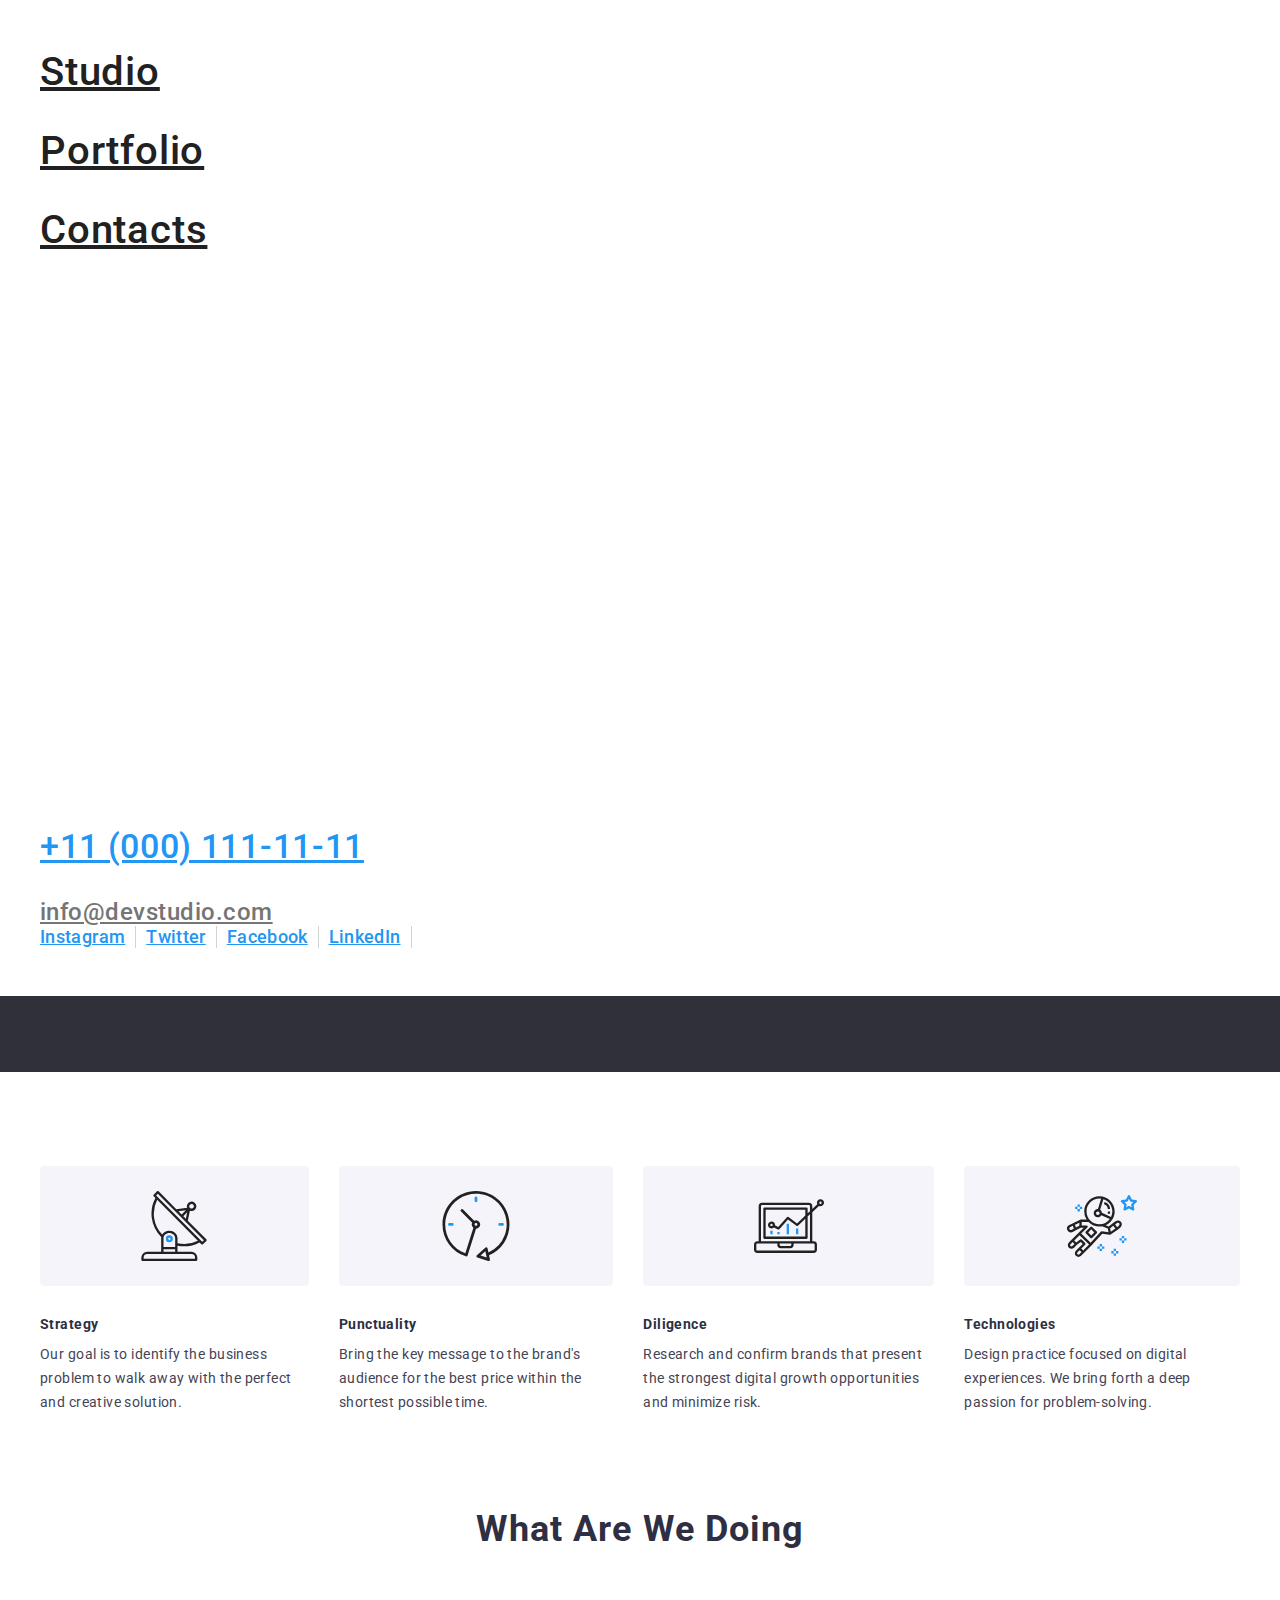
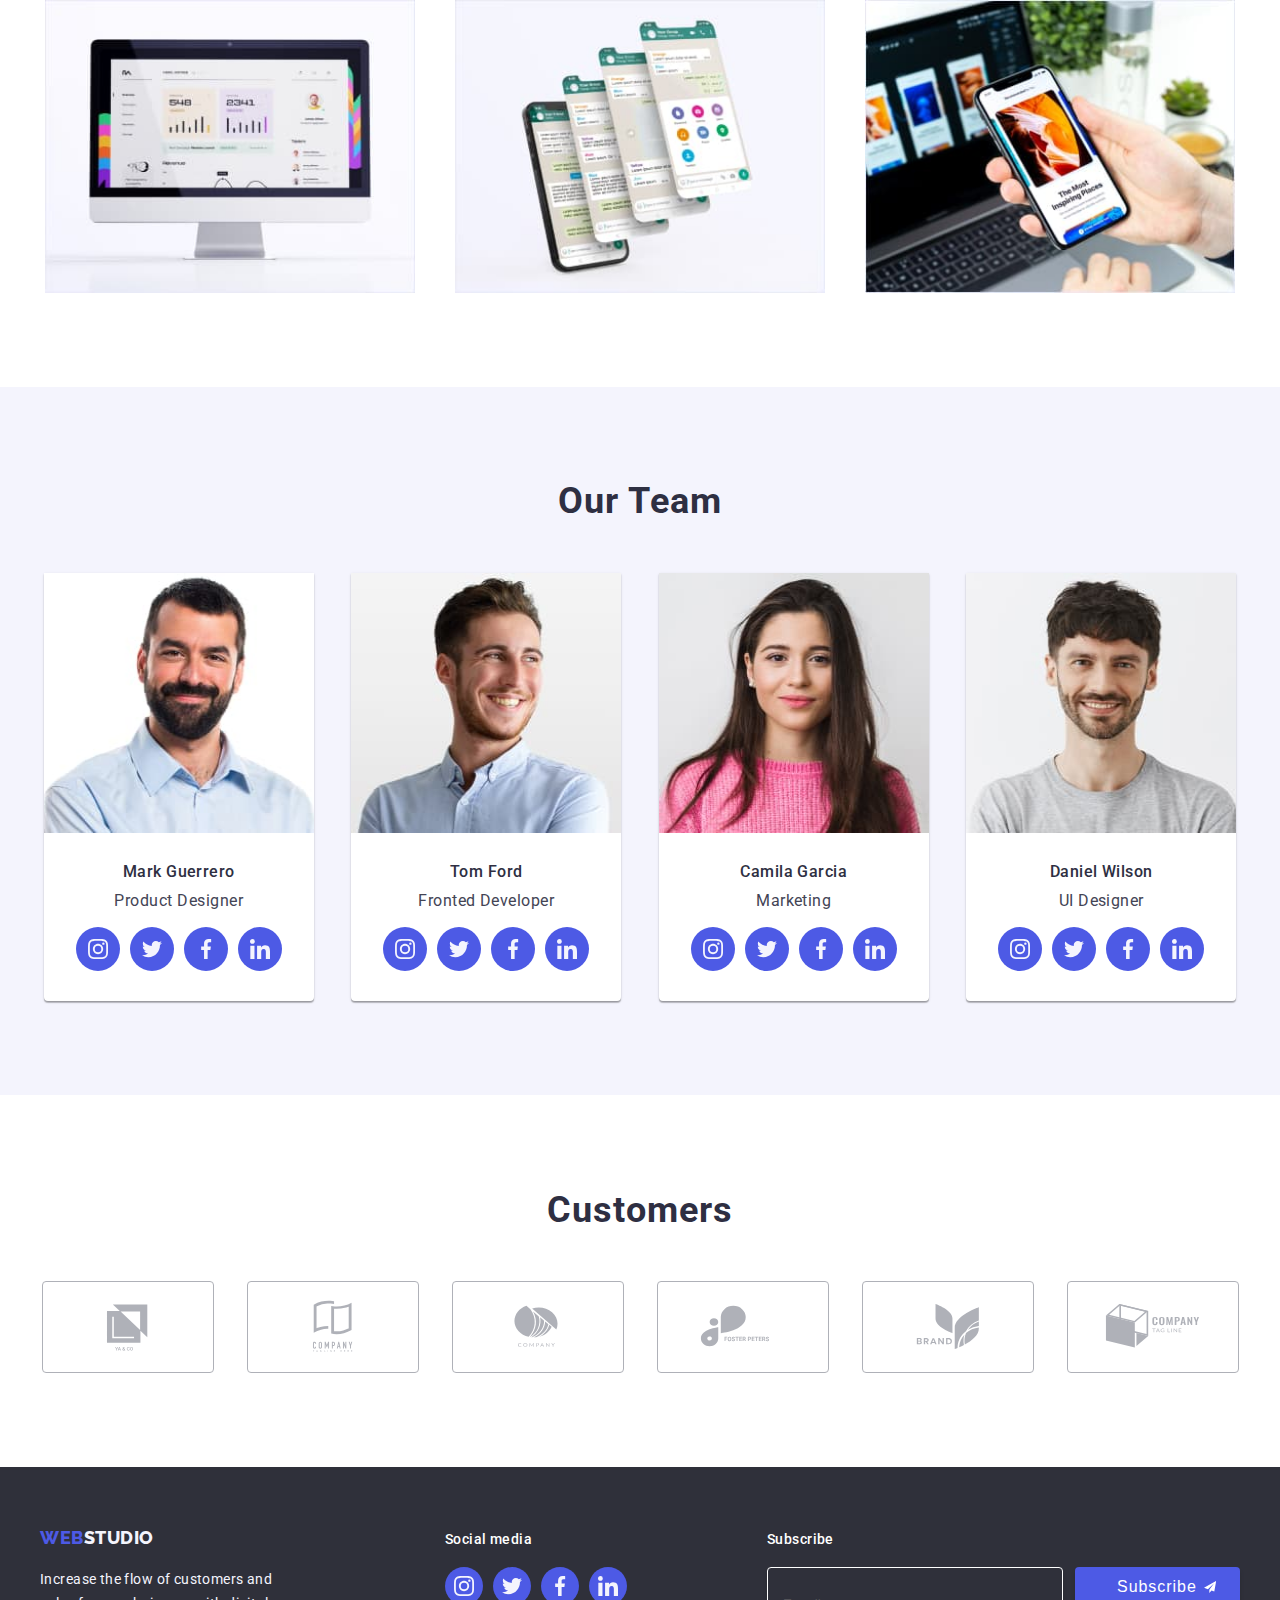
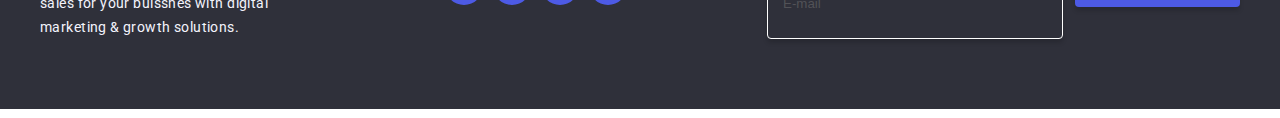
<file: index.html>
<!DOCTYPE html>
<html lang="eng">
    <head>
        <meta charset="utf-8" />
        <meta http-equiv="X-UA-Compatible" content="IE=edge" />
        <meta name="vievport" content="width=device-width, initial-scale=1.0" />
        <link
            rel="stylesheet"
            href="https://cdnjs.cloudflare.com/ajax/libs/modern-normalize/1.1.0/modern-normalize.min.css"
            integrity="sha512-wpPYUAdjBVSE4KJnH1VR1HeZfpl1ub8YT/NKx4PuQ5NmX2tKuGu6U/JRp5y+Y8XG2tV+wKQpNHVUX03MfMFn9Q=="
            crossorigin="anonymous"
            referrerpolicy="no-referrer" />
        <link rel="preconnect" href="https://fonts.googleapis.com" />
        <link rel="preconnect" href="https://fonts.gstatic.com" crossorigin/>
        <link 
        rel="stylesheet"
        href="https://fonts.googleapis.com/css2?family=Raleway:wght@700&family=Roboto:wght@400;500;700;900&display=swap" />
        <link rel="stylesheet" href="./css/styles.css" />
        <title>Homework 7</title>
    </head>
    <body>
        <header class="header-menu">
        <div class="container menu">
             <a class="top-title" href="./index.html">WEB<span class="studios">STUDIO</span></a>      
            <!-- Logo -->
            <nav class="menu-links">
                <ul class="list">
                    <li>
                        <a class="menu-link link-active" href="./index.html">Studio</a>
                    </li>
                    <li>
                        <a class="menu-link" href="./portfolio.html">Portfolio</a>
                    </li>
                    <li>
                        <a class="menu-link" href="#">Contacts</a>
                    </li>
                </ul>
            </nav>
            <ul class="social-links">
                <li>
                    <a class="link" href="mailto:info@devstudio.com">
                    </svg>
                    info@devstudio.com</a>
                </li>
                <li>
                    <a class="link" href="tel:+11 (000) 111-11-11">
                    </svg>
                    +11 (000) 111-11-11</a>
                </li>
            </ul>
            <button
          class="menu-toggle js-open-menu"
          aria-expanded="false"
          aria-controls="mobile-menu"
        >
          <svg width="40" height="40" class="mobile-menu__icon">
            <use href="./images/icons.svg#mobile-menu"></use>
          </svg>
        </button>
      </div>
      <div class="mobile-menu js-menu-container" id="mobile-menu">
        <button class="menu-toggle mobile-menu__icon--close js-close-menu">
          X
        </button>
        <div class="mobile-menu__content">
          <ul class="mobile-menu__list">
            <li><a href="index.html" class="mobile-menu__link">Studio</a></li>
            <li>
              <a href="portfolio.html" class="mobile-menu__link">Portfolio</a>
            </li>
            <li><a href="#" class="mobile-menu__link">Contacts</a></li>
          </ul>
          <div class="mobile-menu__contacts">
            <span class="mobile-menu__tel">
              <a
                href="tel:+11 (000) 111-11-11"
                class="mobile-menu__tel mobile-menu__tel--link"
                >+11 (000) 111-11-11</a
              >
            </span>
            <span class="mobile-menu__mail">
              <a
                href="mailto:info@devstudio.com"
                class="mobile-menu__mail mobile-menu__mail--link"
                >info@devstudio.com</a
              >
            </span>
            <ul class="mobile-menu__socials">
              <li class="mobile-menu__socials mobile-menu__socials--item">
                <a
                  class="mobile-menu__socials mobile-menu__socials--link"
                  href="#"
                  >Instagram</a
                >
              </li>
              <li class="mobile-menu__socials mobile-menu__socials--item">
                <a
                  class="mobile-menu__socials mobile-menu__socials--link"
                  href="#"
                  >Twitter</a
                >
              </li>
              <li class="mobile-menu__socials mobile-menu__socials--item">
                <a
                  class="mobile-menu__socials mobile-menu__socials--link"
                  href="#"
                  >Facebook</a
                >
              </li>
              <li class="mobile-menu__socials mobile-menu__socials--item">
                <a
                  class="mobile-menu__socials mobile-menu__socials--link"
                  href="#"
                  >LinkedIn</a
                >
              </li>
            </ul>
          </div>
        </div>
        </div>
        </header>
        <main>
            <section class="main-first">
            <div class="container con-first">
                <h1 class="main-first-text">Effective Solutions for Your Business</h1>
                <button data-modal-open class="button-primary" type="button">Order Service</button>
            <div class="backdrop is-hidden" data-modal>
                <div class="modal">
                    <p class="modal-text">Leave your contacts and we will call you back</p>
                    <form class="modal-form">
                        <div class="modal-list">
                        <label class="modal-lab">
                            <p>Name</p>
                            <div class="modal-form-input">
                                <svg width="18px" height="18px" class="modal-icon">
                                    <use href="./images/symbol-defs.svg#icon-person-black-18dp-1"></use>
                                </svg>
                                <input type="text" name="name" class="modal-input" />
                            </div>
                        </label>
                        <label classs="modal-lab">
                            <p>Phone</p>
                            <div class="modal-form-input">
                                <svg width="18px" height="18px" class="modal-icon">
                                    <use href="./images/symbol-defs.svg#icon-phone-black-18dp-1"></use>
                                </svg>
                                <input type="tel" name="telephone" class="modal-input" />
                            </div>
                        </label>
                        <label class="modal-lab">
                            <p>Email</p>
                            <div class="modal-form-input">
                                <svg width="18px" height="18px" class="modal-icon">
                                    <use href="./images/symbol-defs.svg#icon-email-black-18dp-1"></use>
                                </svg>
                                <input type="email" name="email" class="modal-input" />
                            </div>
                        </label>
                        <label>
                            <p>Comment</p>
                            <div class="modal-form-input">
                                <textarea
                                   type="text"
                                   name="comment"
                                   rows="6"
                                   placeholder="Text input"
                                   class="modal-input"></textarea>
                            </div>
                        </label>
                        </div>
                        <div class="checkbox">
                            <input
                              type="checkbox"
                              id="check"
                              name="checkbox"
                              class="checkbox-input" />
                            <label class="checkbox-label" for="check">
                                <svg width="13px" height="10px" class="checkbox-icon">
                                    <use href="./images/icon-check.svg#icon-checkbox"></use>
                                </svg>
                            </label>
                            <p class="checkbox-text">
                                I accept the terms and conditions of the
                                <a href="#" class="checkbox-link">Privacy Policy.</a>
                            </p>
                        </div>
                        <button type="submit" class="button-send">Send</button>
                    </form>
                    <button class="icon-modal-close" data-modal-close>
                            <svg class="icon-svg" width="17px" height="17px">
                                <use href="./images/close-black.svg#X">
                                </use>
                            </svg>
                        </use>
                    </button>
                </div>
            </div>
            </div>
            </section>
            <section class="section descriptions">
            <div class="container">
                <ul class="desc-list">
                    <li>
                        <div class="icon-desc">
                            <svg width="70px" height="70px">
                                <use href="./images/icons.svg#icon-antenna">
                                </use>
                            </svg>
                        </div>
                        <h2 class="descriptions-name">Strategy</h2>
                        <p class="descriptions-text">
                            Our goal is to identify the business problem to walk away with the perfect and creative solution. 
                        </p>
                    </li>
                    <li>
                        <div class="icon-desc">
                            <svg width="70px" height="70px">
                                <use href="./images/icons.svg#icon-clock">
                                </use>
                            </svg>
                        </div>
                        <h2 class="descriptions-name">Punctuality</h2>
                        <p class="descriptions-text">
                            Bring the key message to the brand's audience for the best price within the shortest possible time.
                        </p>
                    </li>
                    <li>
                        <div class="icon-desc">
                            <svg width="70px" height="70px">
                                <use href="./images/icons.svg#icon-diagram">
                                </use>
                            </svg>
                        </div>
                        <h2 class="descriptions-name">Diligence</h2>
                        <p class="descriptions-text">
                            Research and confirm brands that present the strongest digital growth opportunities and minimize risk.
                        </p>
                    </li>
                    <li>
                        <div class="icon-desc">
                            <svg width="70px" height="70px">
                                <use href="./images/icons.svg#icon-astronaut">
                                </use>
                            </svg>
                        </div>
                        <h2 class="descriptions-name">Technologies</h2>
                        <p class="descriptions-text">
                            Design practice focused on digital experiences. We bring forth a deep passion for problem-solving.
                        </p>
                    </li>
                </ul>
            </div>
            </section>
            <section class="section work">
            <div class="container">
              <h2 class="work-text">What Are We Doing</h2>
              <ul class="work-list">
                    <li class="work-images">
                    <img 
                      src="./images/computer.jpg"
                      width="370"
                      height="293"
                      alt="computer"
                    />
                    </li>
                    <li class="work-images">
                    <img 
                    src="./images/phone.jpg"
                    width="370"
                    height="293"
                    alt="phone"
                    />
                    </li>
                    <li class="work-images">
                    <img 
                    src="./images/comapp.jpg"
                    width="370"
                    height="293"
                    alt="computer and phone"
                    />
                    </li>
                    </ul>
            </div>
            </section>
            <section class="section team">
            <div class="container">
                <h2 class="team-text">Our Team</h2>
                <ul class="team-list">
                    <li class="team-item">
                        <img 
                        src="./images/mark.jpg"
                        width="270"
                        height="260"
                        alt="Product Designer"
                        />
                        <div class="fig-team">
                            <h2 class="team-name">Mark Guerrero</h2>
                            <p class="team-job">Product Designer</p>
                        <ul class="community">
                            <a href="#" class="com-links">
                                <svg width="20px" height="20px">
                                    <use href="./images/icons.svg#icon-instagram"></use>
                                </svg>
                            </a>
                            <a href="#" class="com-links">
                                <svg width="20px" height="20px">
                                    <use href="./images/icons.svg#icon-twitter"></use>
                                </svg>
                            </a>
                            <a href="#" class="com-links">
                                <svg width="20px" height="20px">
                                    <use href="./images/icons.svg#icon-facebook"></use>
                                </svg>
                            </a>
                            <a href="#" class="com-links">
                                <svg width="20px" height="20px">
                                    <use href="./images/icons.svg#icon-linkedin"></use>
                                </svg>
                            </a>
                        </ul>
                    </div> 
                    </li>
                    <li class="team-item">
                        <img 
                        src="./images/tom.jpg"
                        width="270"
                        height="260"
                        alt="Fronted Developer"
                        />
                        <div class="fig-team">
                            <h2 class="team-name">Tom Ford</h2>
                            <p class="team-job">Fronted Developer</p>
                        <div class="community">
                            <a href="#" class="com-links">
                                <svg width="20px" height="20px">
                                    <use href="./images/icons.svg#icon-instagram"></use>
                                </svg>
                            </a>
                            <a href="#" class="com-links">
                                <svg width="20px" height="20px">
                                    <use href="./images/icons.svg#icon-twitter"></use>
                                </svg>
                            </a>
                            <a href="#" class="com-links">
                                <svg width="20px" height="20px">
                                    <use href="./images/icons.svg#icon-facebook"></use>
                                </svg>
                            </a>
                            <a href="#" class="com-links">
                                <svg width="20px" height="20px">
                                    <use href="./images/icons.svg#icon-linkedin"></use>
                                </svg>
                            </a>
                        </div>
                    </div>                   
                    </li>
                    <li class="team-item">
                        <img 
                        src="./images/camila.jpg"
                        width="270"
                        height="260"
                        alt="Marketing"
                        />
                        <div class="fig-team">
                            <h2 class="team-name">Camila Garcia</h2>
                            <p class="team-job">Marketing</p>
                            <div class="community">
                            <a href="#" class="com-links">
                                <svg width="20px" height="20px">
                                    <use href="./images/icons.svg#icon-instagram"></use>
                                </svg>
                            </a>
                            <a href="#" class="com-links">
                                <svg width="20px" height="20px">
                                    <use href="./images/icons.svg#icon-twitter"></use>
                                </svg>
                            </a>
                            <a href="#" class="com-links">
                                <svg width="20px" height="20px">
                                    <use href="./images/icons.svg#icon-facebook"></use>
                                </svg>
                            </a>
                            <a href="#" class="com-links">
                                <svg width="20px" height="20px">
                                    <use href="./images/icons.svg#icon-linkedin"></use>
                                </svg>
                            </a>
                        </div>
                        </div>
                    </li>
                    <li class="team-item">
                        <img
                        src="./images/daniel.jpg"
                        width="270"
                        height="260"
                        alt="UI Designer"
                        />
                        <div class="fig-team">
                            <h2 class="team-name">Daniel Wilson</h2>
                            <p class="team-job">UI Designer</p>
                            <div class="community">
                            <a href="#" class="com-links">
                                <svg width="20px" height="20px">
                                    <use href="./images/icons.svg#icon-instagram"></use>
                                </svg>
                            </a>
                            <a href="#" class="com-links">
                                <svg width="20px" height="20px">
                                    <use href="./images/icons.svg#icon-twitter"></use>
                                </svg>
                            </a>
                            <a href="#" class="com-links">
                                <svg width="20px" height="20px">
                                    <use href="./images/icons.svg#icon-facebook"></use>
                                </svg>
                            </a>
                            <a href="#" class="com-links">
                                <svg width="20px" height="20px">
                                    <use href="./images/icons.svg#icon-linkedin"></use>
                                </svg>
                            </a>
                        </div>
                        </div>
                    </li>
                </ul>
            </div>
            </section>
            <section class="section">
                <div class="container">
                    <h2 class="clients-text">Customers</h2>
                    <ul class="clients">
                        <li class="clients-item">
                            <a href="#" class="clients-link">
                                <svg class="clients-icon" width="106px" height="60px">
                                    <use href="./images/icons.svg#icon-logo-1">
                                    </use>
                                </svg>
                            </a>
                        </li>
                        <li class="clients-item">
                            <a href="#" class="clients-link">
                                <svg class="clients-icon" width="106px" height="60px">
                                    <use href="./images/icons.svg#icon-logo-2">
                                    </use>
                                </svg>
                            </a>
                        </li>
                        <li class="clients-item">
                            <a href="#" class="clients-link">
                                <svg class="clients-icon" width="106px" height="60px">
                                    <use href="./images/icons.svg#icon-logo-3">
                                    </use>
                                </svg>
                            </a>
                        </li>
                        <li class="clients-item">
                            <a href="#" class="clients-link">
                                <svg class="clients-icon" width="106px" height="60px">
                                    <use href="./images/icons.svg#icon-logo-4">
                                    </use>
                                </svg>
                            </a>
                        </li>
                        <li class="clients-item">
                            <a href="#" class="clients-link">
                                <svg class="clients-icon" width="106px" height="60px">
                                    <use href="./images/icons.svg#icon-logo-5">
                                    </use>
                                </svg>
                            </a>
                        </li>
                        <li class="clients-item">
                            <a href="#" class="clients-link">
                                <svg class="clients-icon" width="106px" height="60px">
                                    <use href="./images/icons.svg#icon-logo-6">
                                    </use>
                                </svg>
                            </a>
                        </li>
                    </ul>
                </div>
                </section>
        </main>
        <footer class="main-footer">
        <div class="container footer-wrap">
        <!-- Logo-->
        <div>
            <a class="title" href="/index.html">WEB<span class="studio">STUDIO</span></a>
            <address class="contact">
              <a class="address-item">Increase the flow of customers and
                sales for your buissnes with digital
                marketing & growth solutions.</a>
            </address>
        </div>
        <div class="join-us">
                <p class="join-us-text">Social media</p>
                <ul class="com-footer">
                    <a href="#" class="com-link-footer"
                    ><svg width="20px" height="20px">
                      <use href="./images/icons.svg#icon-instagram"></use>
                    </svg>
                  </a>
                  <a href="#" class="com-link-footer"
                  ><svg width="20px" height="20px">
                    <use href="./images/icons.svg#icon-twitter"></use>
                  </svg>
                </a>
                <a href="#" class="com-link-footer"
                ><svg width="20px" height="20px">
                  <use href="./images/icons.svg#icon-facebook"></use>
                </svg>
              </a>
              <a href="#" class="com-link-footer"
              ><svg width="20px" height="20px">
                <use href="./images/icons.svg#icon-linkedin"></use>
              </svg>
            </a>
        </ul>
        </div>
        <form name="singup-form" class="newsletter">
            <p class="newsletter-text">Subscribe</p>
            <div class="news-div">
            <input
                class="newsletter-input"
                type="email"
                name="email"
                placeholder="E-mail"
            />
            <button type="submit" class="button-send">
                <a class="button-send-text">Subscribe</a>
                <svg width="24px" height="24px" class="newsletter-icon">
                    <use href="./images/symbol-defs.svg#icon-icon-send"></use>
                </svg>
            </button>
            </div>
        </form>
        </div>
        </footer>
        <script src="./js/modal.js"></script>
        <script src="./js/mobile-menu.js"></script>
    </body>
</html>
</file>
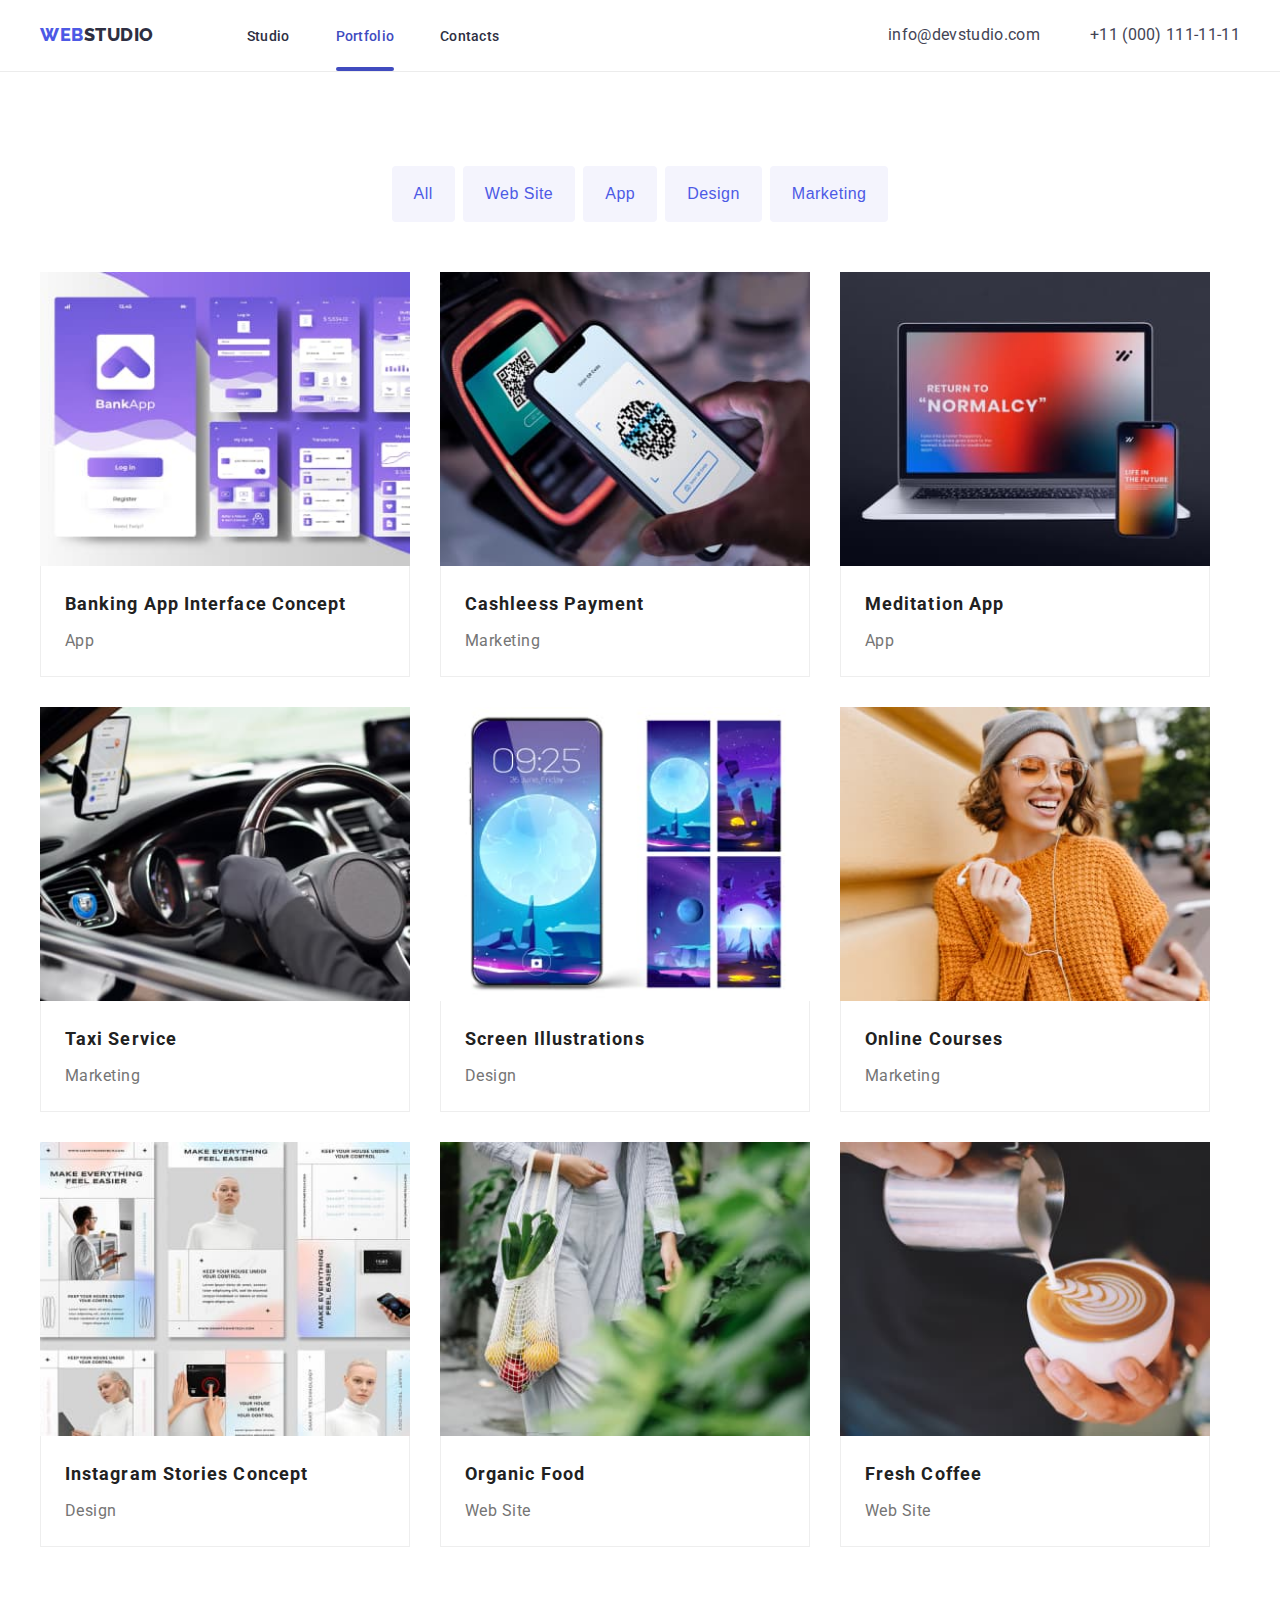
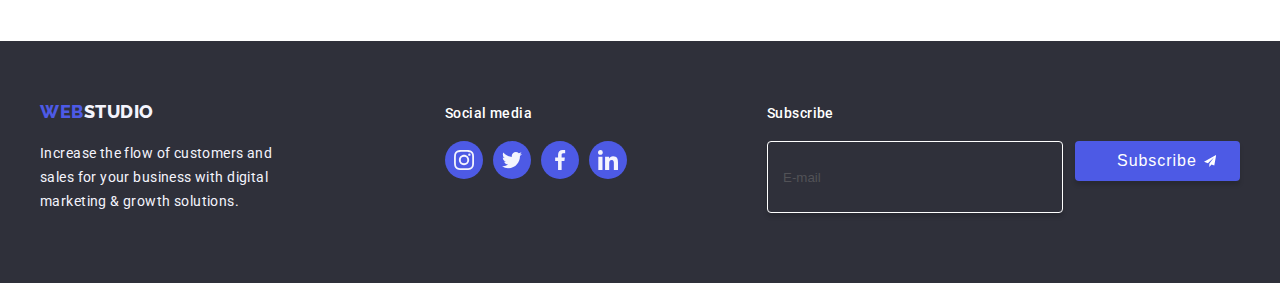
<file: portfolio.html>
<!DOCTYPE html>
<html lang="pl">
    <head>
        <title>Portfolio</title>
        <meta charset="UTF-8" />
        <meta http-equiv="X-UA-Compatible" content="IE=edge" />
        <meta name="viewport" content="width=device-width, initial-scale=1.0" />
        <link
        rel="stylesheet"
        href="https://cdnjs.cloudflare.com/ajax/libs/modern-normalize/1.1.0/modern-normalize.min.css"
        integrity="sha512-wpPYUAdjBVSE4KJnH1VR1HeZfpl1ub8YT/NKx4PuQ5NmX2tKuGu6U/JRp5y+Y8XG2tV+wKQpNHVUX03MfMFn9Q=="
        crossorigin="anonymous"
        referrerpolicy="no-referrer" />
        <link rel="preconnect" href="https://fonts.googleapis.com" />
        <link rel="preconnect" href="https://fonts.gstatic.com" crossorigin />
        <link rel="stylesheet" href="./css/styles.css" />
        <link rel="stylesheet" href="https://fonts.googleapis.com/css2?family=Raleway:wght@700&family=Roboto:wght@400;500;700;900&display=swap" />
    </head>
    <body>
        <header class="header-menu">
          <div class="container menu">
            <a class="top-title" href="./index.html">WEB<span class="studios">STUDIO</span></a>
            <nav class="menu-links">
            <ul class="list">
            <li>
                <a class="menu-link" href="./index.html">Studio</a>
            </li>
            <li>
                <a class="menu-link link-active" href="./portfolio.html">Portfolio</a>
            </li>
            <li>
                <a class="menu-link" href="#">Contacts</a>
            </li>
            </ul>
          </nav>
          <ul class="social-links">
            <li>
                <a class="link" href="mailto:info@devstudio.com">
              info@devstudio.com</a>
            </li>
            <li>
                <a class="link" href="tel:+48111111111">
              +11 (000) 111-11-11</a>
            </li>
          </ul>
          </div>
        </header>
        <main>
          <div class="section">
          <div class="container">
          <ul class="portfolio-buttons">
            <li>
                <button class="buttons" type="button">All</button>
            </li>
            <li>
                <button class="buttons" type="button">Web Site</button>
            </li>
            <li>
                <button class="buttons" type="button">App</button>
            </li>
            <li>
                <button class="buttons" type="button">Design</button>
            </li>
            <li>
                <button class="buttons" type="button">Marketing</button>
            </li>
          </ul>
        </div>
          <div class="container">
            <ul class="portfolio-list">
            <li class="portfolio-items">
            <a href class="portfolio-images">
              <div class="container-port">
              <img src="./images/bankapp.jpg" alt="" width="370" height="294" />
            <div class="overlay">
              <p>
                14 Stylish and User-Friendly App Design Concepts · Task Manager App · Calorie Tracker App · Exotic Fruit Ecommerce App · Cloud Storage App
              </p>
            </div>
            </div>
            <div class="portfolio-figa">
                <h2 class="portfolio-name">Banking App Interface Concept</h2>
                <p class="portfolio-type">App</p>
            </div>
          </a>
            </li>
            <li class="portfolio-items">
            <a href class="portfolio-images">
              <div class="container-port">  
              <img src="./images/cashapp.jpg" alt="" width="370" height="294" />
            <div class="overlay">
              <p>
                14 Stylish and User-Friendly App Design Concepts · Task Manager App · Calorie Tracker App · Exotic Fruit Ecommerce App · Cloud Storage App
              </p>
            </div>
            </div>
            <div class="portfolio-figa">
                <h2 class="portfolio-name">Cashleess Payment</h2>
                <p class="portfolio-type">Marketing</p>
            </div>
          </a>
            </li>
            <li class="portfolio-items">
            <a href class="portfolio-images">
              <div class="container-port">
              <img src="./images/normalcy.jpg" alt="" width="370" height="294" />
              <div class="overlay">
                <p>
                  14 Stylish and User-Friendly App Design Concepts · Task Manager App · Calorie Tracker App · Exotic Fruit Ecommerce App · Cloud Storage App
                </p>
              </div>
              </div>
            <div class="portfolio-figa">
              <h2 class="portfolio-name">Meditation App</h2>
              <p class="portfolio-type">App</p>
            </div>
          </a>
            </li>
            <li class="portfolio-items">
            <a href class="portfolio-images">
              <div class="container-port">
              <img src="./images/taxi.jpg" alt="" width="370" height="294" />
              <div class="overlay">
                <p>
                  14 Stylish and User-Friendly App Design Concepts · Task Manager App · Calorie Tracker App · Exotic Fruit Ecommerce App · Cloud Storage App
                </p>
              </div>
              </div>
            <div class="portfolio-figa">
                <h2 class="portfolio-name">Taxi Service</h2>
                <p class="portfolio-type">Marketing</p>
            </div>
          </a>
            </li>
            <li class="portfolio-items">
            <a href class="portfolio-images">
              <div class="container-port">
              <img src="./images/screen.jpg" alt="" width="370" height="294" />
              <div class="overlay">
                <p>
                  14 Stylish and User-Friendly App Design Concepts · Task Manager App · Calorie Tracker App · Exotic Fruit Ecommerce App · Cloud Storage App
                </p>
              </div>
              </div>
            <div class="portfolio-figa">
                <h2 class="portfolio-name">Screen Illustrations</h2>
                <p class="portfolio-type">Design</p>
            </div>
          </a>
            </li>
            <li class="portfolio-items">
            <a href class="portfolio-images">
              <div class="container-port">
                <img src="./images/selfie.jpg" alt="" width="370" height="294" />
                <div class="overlay">
                  <p>
                    14 Stylish and User-Friendly App Design Concepts · Task Manager App · Calorie Tracker App · Exotic Fruit Ecommerce App · Cloud Storage App
                  </p>
                </div>
                </div>
            <div class="portfolio-figa">
                <h2 class="portfolio-name">Online Courses</h2>
                <p class="portfolio-type">Marketing</p>
            </div>
          </a>
            </li>
             <li class="portfolio-items">
            <a href class="portfolio-images">
              <div class="container-port">
              <img src="./images/stories.jpg" alt="" width="370" height="294" />
              <div class="overlay">
                <p>
                  14 Stylish and User-Friendly App Design Concepts · Task Manager App · Calorie Tracker App · Exotic Fruit Ecommerce App · Cloud Storage App
                </p>
              </div>
              </div>
            <div class="portfolio-figa">
                <h2 class="portfolio-name">Instagram Stories Concept</h2>
                <p class="portfolio-type">Design</p>
            </div>
          </a>
            </li>
            <li class="portfolio-items">
            <a href class="portfolio-images">
              <div class="container-port">
              <img src="./images/food.jpg" alt="" width="370" height="294" />
              <div class="overlay">
                <p>
                  14 Stylish and User-Friendly App Design Concepts · Task Manager App · Calorie Tracker App · Exotic Fruit Ecommerce App · Cloud Storage App
                </p>
              </div>
              </div>
            <div class=portfolio-figa>
                <h2 class="portfolio-name">Organic Food</h2>
                <p class="portfolio-type">Web Site</p>
            </div>
          </a>
            </li>
            <li class="portfolio-items">
            <a href class="portfolio-images">
              <div class="container-port">
              <img src="./images/coffee.jpg" alt="" width="370" height="294" />
              <div class="overlay">
                <p>
                  14 Stylish and User-Friendly App Design Concepts · Task Manager App · Calorie Tracker App · Exotic Fruit Ecommerce App · Cloud Storage App
                </p>
              </div>
              </div>
            <div class="portfolio-figa">
                <h2 class="portfolio-name">Fresh Coffee</h2>
                <p class="portfolio-type">Web Site</p>
            </div>
          </a>
            </li>
            </ul>
           </div> 
        </div>
        </main>
        <footer class="main-footer">
        <div class="container footer-wrap">
        <!-- Logo--> 
        <div>
          <a class="title" href="/index.html">WEB<span class="studio">STUDIO</span></a>
          <address class="contact">
              <a class="address-item">Increase the flow of customers and sales for your business with digital marketing & growth solutions.</a>
          </address>
          </div>
          <div class="join-us">
            <p class="join-us-text">Social media</p>
            <ul class="com-footer">
                <a href="#" class="com-link-footer">
                  <svg width="20px" height="20px">
                  <use href="./images/icons.svg#icon-instagram">
                  </use>
                </svg>
                </a>
                <a href="#" class="com-link-footer">
                  <svg width="20px" height="20px">
                  <use href="./images/icons.svg#icon-twitter">
                  </use>
                </svg>
                </a>
                <a href="#" class="com-link-footer">
                  <svg width="20px" height="20px">
                  <use href="./images/icons.svg#icon-facebook">
                  </use>
                  </svg>
                </a>
                <a href="#" class="com-link-footer">
                  <svg width="20px" height="20px">
                  <use href="./images/icons.svg#icon-linkedin">
                  </use>
                  </svg>
                </a>
            </ul>
        </div>
        <form name="singup-form" class="newsletter">
          <p class="newsletter-text">Subscribe</p>
          <div class="news-div">
          <input
              class="newsletter-input"
              type="email"
              name="email"
              placeholder="E-mail"
          />      
          <button type="submit" class="button-send">
            <a class="button-send-text">Subscribe</a>
              <svg width="24px" height="24px" class="newsletter-icon">
                  <use href="./images/symbol-defs.svg#icon-icon-send"></use>
              </svg>
          </button>
          </div>
      </form>
        </div>
        </footer>
      </body>
    </html>
</file>
<file: css/styles.css>
* {
    margin: 0;
    padding: 0;
}
*::before,
*::after {
    box-sizing: border-box;
}
body {
    font-family: Roboto, sans-serif;
    color: black;
    letter-spacing: 0.03em;
    margin-bottom: 9px;
}
.button-primary:hover ,
.button-primary:active {
    cursor: pointer;
}
img {
    display: block;
}
.section {
    padding-top: 94px;
    padding-bottom: 94px;
}
.main-footer {
    background-color: #2F303A;
    color: black;
    padding: 60px 0;
}
.main-first {
    background-image: linear-gradient(rgba(47,48,58,0.4), rgba(47,48,58,0.4)), url("../images/officework.jpg");
    background-position: center;
    background-repeat: no-repeat;
    background-color:#2F303A;
    color: #FFFFFF;
    text-align: center;
    padding: 200px 0;
    max-width: 1600px;
    height: 600px;
    margin: 0 auto;
}
.main-first-text {
    font-weight: 700;
    font-size: 56px;
    line-height: 1.37;
    letter-spacing: 0.06em;
    text-align: center;
    max-width: 600px;
}
.header-menu {
    border-bottom: 1px solid rgba(236, 236, 236, 1);
}
.nav-link:hover,
.nav-link:active,
.nav-link:focus {
    cursor: pointer;
    color: #2196f3;
}
link:hover {
    text-decoration-color:#404BBF;
}
h1 {
    font-size: 44px;
    font-weight: 900;
    line-height: 1.36;
    letter-spacing: 0.03em;
}
.con-first {
    padding-top: 200px;
    padding-bottom: 280px;
    max-width: 696px;
    justify-content: center;
    text-align: center;
    margin: 0 auto;
}
.buttons:hover ,
.buttons:active,
.buttons:focus {
    background-color:#404BBF;
    color: #FFFFFF;
    box-shadow: 0 3px 1px rgba(0, 0, 0, 0.1), 0px 1px 2px rgba(0, 0, 0, 0.08),
    0px 2px 2px rgba(0, 0, 0, 0.12);
}
ul {
    list-style-type: none;
    letter-spacing: 0.03em;
}
.descriptions-name {
    font-weight: 700;
    font-size: 14px;
    line-height: 1.2;
    letter-spacing: 0.03em;
    margin-bottom: 10px;
    color:#2E2F42;
}
.descriptions-text {
    font-size: 14px;
    line-height: 1.71;
    letter-spacing: 0.03em;
    color: #434455;
}
button {
    color: #FFFFFF;
    height: 56px;
    background-color: #4D5AE5;
    border: #4D5AE5;
}
.buttons {
    color:#4D5AE5;
    background-color: #F4F4FD; 
    cursor: pointer;
    font-size: 16px;
    font-weight: 500;
    line-height: 1.62;
    text-align: center;
    letter-spacing: 0.03em;
    border: none;
    padding: 6px 22px;
    border-radius: 4px;
    transition-property: color, background-color, box-shadow;
    transition-duration: 250ms;
    transition-timing-function: cubic-bezier(0.4, 0, 0.2, 1);
}
p {
    color: #757575;
    letter-spacing: 0.03em;
    font-size: 14px;
    line-height: 1.71;
}
.work-text {
    color: #2E2F42;
    font-size: 36px;
    font-weight: 700;
    line-height: 1.16;
    letter-spacing: 0.03em;
    text-align: center;
    padding-bottom: 50px;
    margin-top: -94px;
}
.work-list {
    list-style-type: none;
    display: flex;
    column-gap: 30px;
    justify-content: space-around;
}
.team {
    text-align: center;
    background: #F4F4FD;
}
.team-list {
    list-style-type: none;
    display: flex;
    column-gap: 30px;
    justify-content: space-around;
}
.team-item {
    box-shadow: 0px 2px 1px 0px rgba(0, 0, 0, 0.2),
    0px 1px 1px 0px rgba(0, 0, 0, 0.14), 0px 1px 3px 0px rgba(0, 0, 0, 0.12);
    border-radius: 0px 0px 4px 4px;
    background-color: #FFFFFF;
}
.fig-team {
    padding: 30px 0;
}
.team-text {
    color: #2E2F42;
    font-size: 36px;
    font-weight: 700;
    line-height: 1.16;
    letter-spacing: 0.03em;
    text-align: center;
    padding-bottom: 50px;
}
.team-name {
    color: #2E2F42;
    font-size: 16px;
    font-weight: 500;
    line-height: 1.18;
    letter-spacing: 0.03em;
    text-align: center;
    margin-bottom: 10px;
}
.team-job {
    color:#434455;
    font-weight: 400;
    font-size: 16px;
    line-height: 1.18;
    letter-spacing: 0.03em;
}
.portfolio-name {
    color: #212121;
    font-size: 18px;
    font-weight: 700;
    line-height: 2;
    letter-spacing: 0.06em;
    margin-bottom: 4px;
}
.portfolio-type {
    color: #757575;
    font-size: 16px;
    line-height: 1.87;
    letter-spacing: 0.03em;
    padding-top: 0;
}
.portfolio-buttons {
    list-style-type: none;
    display: flex;
    justify-content: center;
    column-gap: 8px;
    padding-bottom: 50px;
    color: #E7E9FC;
}
.portfolio-list {
    display: flex;
    flex-wrap: wrap;
    list-style-type: none;
    gap: 30px;
    transition-property: box-shadow;
    transition-duration: 250ms;
    transition-timing-function: cubic-bezier(0.4, 0, 0.2, 1);
}
.link-active:after {
    content: "";
    position: absolute;
    background: #404BBF;
    color: #404BBF;
    border-radius: 2px;
    width: 100%;
    height: 4px;
    bottom: 5px;
    left: 0;
}
.portfolio-images {
    display: block;
    transition: box-shadow 250ms;
    text-decoration: none;
}
.portfolio-images:hover,
.portfolio-images:focus {
    box-shadow: 0px 4px 4px rgba(0, 0, 0, 0.25);
}
.portfolio-figa {
    border-bottom: 1px solid  rgba(238, 238, 238, 1);
    border-left: 1px solid  rgba(238, 238, 238, 1);
    border-right: 1px solid  rgba(238, 238, 238, 1);
    padding: 20px 24px 20px 24px;
}
.address-item {
    font-style: normal;
    color: #F4F4FD;
    letter-spacing: 0.03em;
    font-size: 14px;
    line-height: 1.71;
    font-weight: 400;
}
.links {
    color:#FFFFFF99;
    text-decoration: none;
    font-style: normal;
    font-size: 14px;
    line-height: 1.71;
    letter-spacing: 0.03em;
}
.links:hover,
.links:active,
.links:focus {
    cursor: pointer;
    color:#404BBF;
}
.footer-wrap {
    display: flex;
    align-items: baseline;
}
.menu-links {
    text-decoration: none; 
    letter-spacing: 0.03em;
    padding-top: 26px;
    padding-bottom: 26px;
}
.social-links {
    display: flex;
    gap: 50px;
    margin-left: auto;
}
.link {
    text-decoration: none;
    color: #434455;
    font-size: 16px;
    font-weight: 400;
    letter-spacing: 0.02em;
    line-height: 1.17;
    display: flex;
    transition-property: color;
    transition-duration: 250ms;
    transition-timing-function: cubic-bezier(0.4, 0, 0.2, 1);
}
.container-port {
    position: relative;
    overflow: hidden;
}
.container-port:hover .overlay,
.container-port:active .overlay,
.container-port:focus .overlay {
  transform: translateY(0);
  transition: transform 250ms cubic-bezier(0.4, 0, 0.2, 1);
}
.portfolio-images:hover .overlay,
.portfolio-images:focus .overlay {
  transform: translateY(0);
}
.top-title {
    color:#4D5AE5;
    font-family: Raleway;
    font-size: 18px;
    letter-spacing: 0.03em;
    font-weight: 800;
    line-height: 1.17;
    text-decoration: none;
    padding-top: 24px;
    padding-bottom: 25px;
    margin-right: 93px;
}
.title {
    color: #4D5AE5;
    font-family: Raleway;
    font-size: 18px;
    letter-spacing: 0.03em;
    font-weight: 800;
    line-height: 1.17;
    text-decoration: none;
    display: flex;
    margin-bottom: 20px;
}
.studio {
    color:#F4F4FD;
    font-family: Raleway;
    text-decoration: none;
}
.studios {
    color:#2E2F42;
    font-family: Raleway;
    text-decoration: none;
}
.button-primary {
    line-height: 1.87;
    font-size: 16px;
    font-weight: 700;
    letter-spacing: 0.06em;
    border-radius: 4px;
    padding-top: 40px;
    padding: 10px 42px;
    box-shadow: 0 4px 4px rgba(0, 0, 0, 0.15);
}
.menu-link {
    text-decoration: none;
    color: #2E2F42;
    letter-spacing: 0.02em;
    font-size: 14px;
    font-weight: 500;
    line-height: 1.15;
    padding-top: 32px;
    padding-bottom: 32px;
    transition-property: color;
    transition-duration: 250ms;
    transition-timing-function: cubic-bezier(0.4, 0, 0.2, 1);
}
.menu-link:hover,
.menu-link:active,
.menu-link:focus {
    cursor: pointer;
    color:#404BBF;
}
.container {
    max-width: 1200px;
    padding: 0 15px;
    margin: 0 auto;
}
.menu-contact {
    display: flex;
    align-items: center;
    column-gap: 93px;
}
.menu {
    background-color: #FFFFFF;
    display: flex;
    align-items: center;
    justify-content: space-between;
}
.list {
    display: flex;
    column-gap: 46px;
    list-style-type: none;
}
.list .active:active {
    color: #404BBF;
}
.list .link-active {
    color: #404BBF;
    position: relative;
}
.desc-list {
    list-style-type: none;
    display: flex;
    column-gap: 30px;
}
.con-first {
    display: flex;
    flex-direction: column;
    justify-content: center;
    align-items: center;
    gap: 30px;
}
.descriptions {
    display: flex;
    justify-content: space-around;
    column-gap: 30px;
}
.clients-text {
    color: #2E2F42;
    font-weight: 700;
    font-size: 36px;
    line-height: 1.17;
    letter-spacing: 0.03em;
    text-align: center;
    margin-bottom: 50px;
}
.clients {
    display: flex;
    justify-content: space-around;
    column-gap: 30px;
}
.clients-item {
    color: #8E8F99;
    list-style: none;
}
.clients-icon {
    fill: currentColor;
}
.clients-link {
    display: flex;
    border: 1px solid currentColor;
    color: #AFB1B8;
    border-radius: 4px;
    width: 170px;
    height: 90px;
    display: flex;
    align-items: center;
    justify-content: center;
    transition-property: color;
    transition-duration: 250ms;
    transition-timing-function: cubic-bezier(0.4, 0, 0.2, 1);
  }
.join-us {
    margin-right: 140px;
}
.join-us-text {
    color: #FFF;
    font-weight: 500;
    font-size: 14px;
    line-height: 1.17;
    letter-spacing: 0.03em;
    margin-bottom: 20px;
    width: 113px;
    height: 16px;
}
.com-footer {
    display: flex;
    column-gap: 10px;
}
.com-link-footer {
    fill:#F4F4FD;
    background-color: #4D5AE5;
    border-radius: 50% 50%;
    display: flex;
    align-items: center;
    justify-content: center;
    padding: 9px;
    transition-property: fill, background-color, border-radius;
    transition-duration: 250ms;
    transition-timing-function: cubic-bezier(0.4, 0, 0.2, 1);
  }
.icon {
    fill: currentColor;
    margin-right: 10px;
    transition-property: fill;
    transition-duration: 250ms;
    transition-timing-function: cubic-bezier(0.4, 0, 0.2, 1);
} 
.icon-desc {
    border-radius: 4px;
    background-color: #F5F4FA;
    margin-bottom: 30px;
    height: 120px;
    display: flex;
    align-items: center;
    justify-content: center;
}
.icon-modal-close {
    display: flex;
    justify-content: center;
    align-items: center;
    width: 30px;
    height: 30px;
    right: 0;
    top: 0;
    padding: 6px;
    margin: 8px;
    position: absolute;
    color: #212121;
    border-radius: 50%;
    border: 1px solid rgba(0, 0, 0, 0.1);
    background-color: #FFFFFF;
  }
.icon-modal-close:hover {
    cursor: pointer;
}
.is-hidden {
    pointer-events: none;
    visibility: hidden;
    opacity: 0;
}
.is-hidden .modal {
    transform: scale(0);
    opacity: 0;
}
.community {
    display: flex;
    justify-content: center;
    column-gap: 10px;
    margin-top: 16px;
}
.com-links {
    fill: #F4F4FD;
    background-color:#4D5AE5;
    display: flex;
    align-items: center;
    justify-content: center;
    width: 44px;
    height: 44px;
    border-radius: 50%;
    transition-property: fill, background-color;
    transition-duration: 250ms;
    transition-timing-function: cubic-bezier(0.4, 0, 0.2, 1);
}
.backdrop {
    position: fixed;
    width: 100%;
    height: 100%;
    top: 0;
    left: 0;
    background-color: rgba(0, 0, 0, 0.2);
    transition-property: hidden 0;
}
.list .link-active {
    color: #404BBF;
}
.modal {
    position: absolute;
    width: 528px;
    height: 581px;
    top: 50%;
    left: 50%;
    transform: translate(-50%, -50%);
    border-radius: 4px;
    background-color: #FFFFFF;
    box-shadow: 0 2px 1px 0 rgba(0, 0, 0, 0.2), 0 1px 1px 0 rgba(0, 0, 0, 0.14),
      0 1px 3px 0 rgba(0, 0, 0, 0.12);
    transition: 1s ease-in-out;
    padding: 40px;
}
.modal-list {
    flex-flow: row;
    row-gap: 10px;
    margin-bottom: 20px;
}
.work-images {
    position: relative;
}
.work-images > .work-desc {
    position: absolute;
    background-color: rgba(47, 48, 58, 0.8);
    color: #FFFFFF;
    font-size: 14px;
    font-weight: 700;
    line-height: 1.17;
    letter-spacing: 0.03em;
    bottom: 0;
    width: 100%;
    height: 70px;
    display: flex;
    align-items: center;
    justify-content: center;
}
.overlay {
    position: absolute;
    width: 100%;
    height: 100%;
    top: 0;
    left: 0;
    transform: translateY(100%);
    transition: transform 250ms cubic-bezier(0.4, 0, 0.2, 1);
}
.overlay p {
    font-size: 18px;
    line-height: 1.5;
    letter-spacing: 0.03em;
    color: #F4F4FD;
    background-color:#4D5AE5;
    padding: 70px;
}
.contact {
    margin-bottom: 9px;
    margin-right: 140px;
}
textarea {
    resize: none;
    font-size: 12px;
    line-height: 1.17;
    letter-spacing: 0.01em;
    height: 120px;
}
::placeholder {
    color: rgba(117, 117, 117, 0.5);
}
.button-send {
    width: 165px;
    height: 40px;
    display: inline-flex;
    align-items: center;
    padding: 10px 24px 10px 42px;
    color: #FFFFFF;
    font-size: 16px;
    font-weight: 500;
    line-height: 1.8;
    letter-spacing: 0.06em;
    background-color: #4D5AE5;
    border: none;
    border-radius: 4px;
    box-shadow: 0 4px 4px 0 rgba(0, 0, 0, 0.15);
}
.checkbox {
    position: relative;
    display: flex;
    align-items: center;
    margin-bottom: 30px;
}
.checkbox-icon {
    position: absolute;
    top: 2px;
    left: 1px;
    fill: #FFFFFF;
    padding: 1px;
}
.checkbox-input {
    position: absolute;
    width: 100%;
    height: 100%;
    clip: rect(1px 1px 1px 1px);
    margin-bottom: 20px;
    color:#8E8F99;
}
.checkbox-label {
    position: relative;
    border: 2px solid #212121;
    border-radius: 2px;
    width: 16px;
    height: 15px;
}
.checkbox-label:focus,
.checkbox-label:hover {
    border-color: #4D5AE5;
}
.checkbox-link {
    color: #4D5AE5;
}
.checkbox-input:checked + .checkbox-label {
    background-color: #4D5AE5;
    border: 0.2px solid #FFFFFF;
    border-radius: 2px;
}
.checkbox-text {
    font-size: 14px;
    line-height: 1.71;
    letter-spacing: 0.03em;
    color: #757575;
    padding-left: 8px;
}
.modal-form {
    display: flex;
    flex-direction: column;
}
.modal-text {
    font-size: 20px;
    font-weight: 700;
    line-height: 1.17;
    letter-spacing: 0.03em;
    color: #212121;
    margin-bottom: 12px;
}
.modal-input {
    border: none;
    outline: none;
    margin-left: 12px;
    width: 100%;
}
.modal-form label p {
    display: flex;
    font-size: 12px;
    line-height: 1.17;
    letter-spacing: 0.01em;
    color: #757575;
    margin-bottom: 4px;
}
.modal-form .button-send {
    display: flex;
    justify-content: center;
    width: 200px;
    padding: 0;
    margin: 0 auto;
}
.modal-form-input {
    display: flex;
    border: 1px solid rgba(33, 33, 33, 0.2);
    border-radius: 4px;
    padding: 11px 0 11px 12px;
    align-items: center;
    transition-property: border-color;
    transition-duration: 250ms;
    transition-timing-function: cubic-bezier(0.4, 0, 0.2, 1);
}
.modal-form-input:focus-within,
.modal-form-input:hover {
    border-color: #4D5AE5;
}
.modal-icon {
    display: block;
    fill: #212121;
    transition-property: fill;
    transition-duration: 250ms;
    transition-timing-function: cubic-bezier(0.4, 0, 0.2, 1);
}
.modal-form-input:focus-within .modal-icon,
.modal-form-input:hover .modal-icon {
    fill: #4D5AE5;
}
.newsletter {
    margin-left: auto;
}
.newsletter-input {
    color: #FFFFFF;
    display: flex;
    background-color: transparent;
    border: 1px solid #FFF;
    border-radius: 4px;
    padding: 15px;
    box-shadow: 0 4px 4px 0 rgba(0, 0, 0, 0.15);
    width: 264px;
    height: 40px;
    outline: none;
}
.newsletter-text {
    font-size: 14px;
    font-weight: 500;
    line-height: 1.17;
    letter-spacing: 0.03em;
    color: #FFF;
    margin-bottom: 20px;
}
.newsletter-icon {
    fill: #FFFFFF;
    margin-left: 2px;
}
.news-div {
    display: flex;
    gap: 12px;
}
.modal-lab {
    margin-bottom: 10px;
    display: block;
}
.button-send-text {
    margin-right: 5px;
}
.mobile-menu .is-open {
    transform: translateY(0);
}
.mobile-menu {
    position: fixed;
    top: 0;
    left: 0;
    z-index: 1001;
    width: 100vw;
    height: 100vh;
    background-color: #fff; 
    transition: transform 250ms cubic-bezier(0.4, 0, 0.2, 1), -webkit-transform 250ms cubic-bezier(0.4, 0, 0.2, 1);
}
.mobile-menu .menu-toggle {
    position: absolute;
    top: 10px;
    right: 15px;
}
.mobile-menu__icon--close {
    transition-property: transform, -webkit-transform;
    transition-duration: 1000ms;
    transition-timing-function: ease;
}
.menu-toggle {
    background: none;
    border: none;
}
.mobile-menu__list {
    list-style-type: none;
    display: flex;
    -webkit-box-orient: vertical;
    -webkit-box-direction: normal;
    flex-direction: column;
    gap: 32px;
}
.mobile-menu__contacts {
    display: flex;
    -webkit-box-orient: vertical;
    -webkit-box-direction: normal;
    flex-direction: column;
}
.mobile-menu__content {
    height: 100vh;
    display: flex;
    -webkit-box-orient: vertical;
    -webkit-box-direction: normal;
    -ms-flex-direction: column;
    flex-direction: column;
    -webkit-box-pack: justify;
    -ms-flex-pack: justify;
    justify-content: space-between;
    background-color: #fff;
    padding-top: 48px;
    padding-bottom: 48px;
    padding-left: 40px;
    overflow-y: auto;
}
.mobile-menu .menu-toggle {
    position: absolute;
    top: 10px;
    right: 15px;
}
.mobile-menu__icon--close {
    -webkit-transition-property: -webkit-transform;
    transition-property: -webkit-transform;
    transition-property: transform;
    transition-property: transform, -webkit-transform;
    -webkit-transition-duration: 1000ms;
    transition-duration: 1000ms;
    -webkit-transition-timing-function: ease;
    transition-timing-function: ease;
}
.mobile-menu__link {
    font-weight: 500;
    font-size: 40px;
    line-height: 47px;
    letter-spacing: .02em;
    color: #212121;
}
.mobile-menu__tel {
    margin-top: 32px;
    margin-bottom: 32px;
}
.mobile-menu__tel--link {
    font-weight: 500;
    font-size: 34px;
    line-height: 40px;
    letter-spacing: .02em;
    color: #2196f3;
}
.mobile-menu__mail--link {
    font-weight: 500;
    font-size: 24px;
    line-height: 28px;
    letter-spacing: .02em;
    color: #757575;
}
.mobile-menu__socials {
    display: -webkit-box;
    display: -ms-flexbox;
    display: flex;
    -webkit-box-align: end;
    -ms-flex-align: end;
    align-items: flex-end;
    -ms-flex-wrap: wrap;
    flex-wrap: wrap;
    gap: 10px;
}
.mobile-menu__socials--item {
    border-right: 1px solid rgba(33,33,33,.2);
    padding-right: 10px;
}
.mobile-menu__socials--link {
    font-weight: 500;
    font-size: 18px;
    line-height: 22px;
    letter-spacing: .02em;
    color: #2196f3;
}
.mobile-menu__icon--close:hover, 
.mobile-menu__icon--close:focus {
    color: #2196f3;
}
@media(max-width: 767px){.navigation,.contact{display:none}}

@media(min-width: 768px){.menu-toggle{display:none}}
</file>
